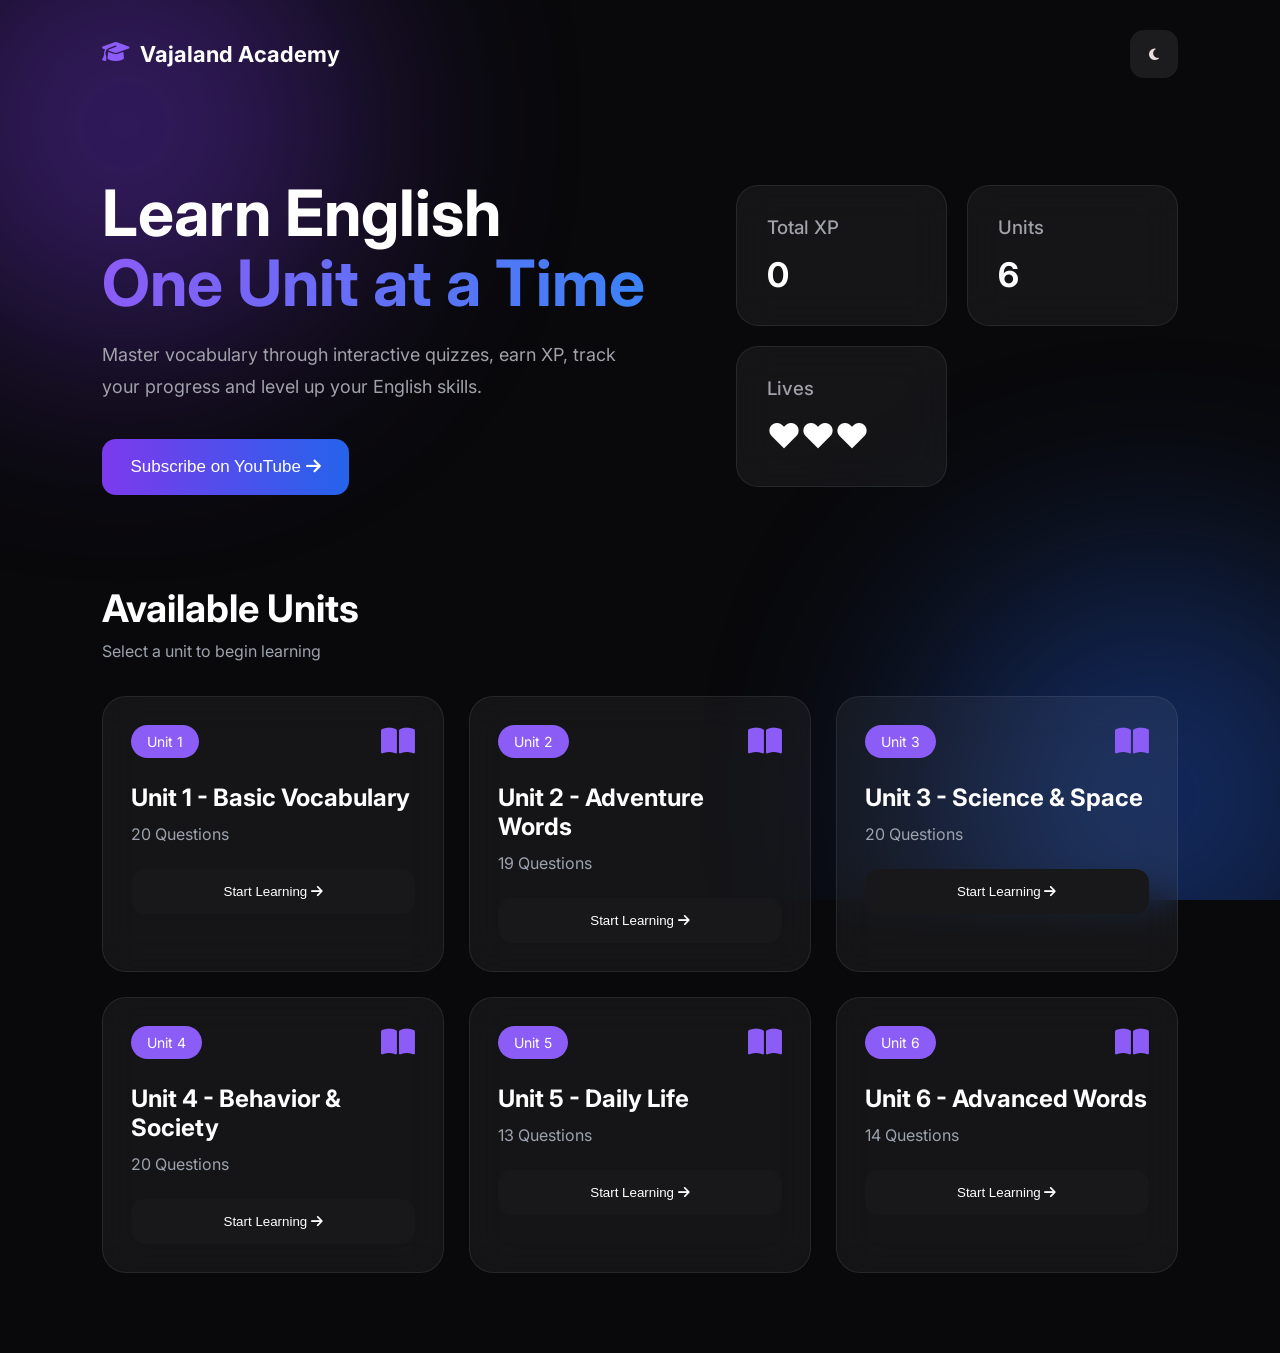
<file: Game/index.html>
<!DOCTYPE html>
<html lang="en">

<head>

    <meta charset="UTF-8">
    <meta name="viewport" content="width=device-width, initial-scale=1.0">

    <title>English Master</title>

    <!-- Google Font -->
    <link rel="preconnect" href="https://fonts.googleapis.com">
    <link rel="preconnect" href="https://fonts.gstatic.com" crossorigin>

    <link href="https://fonts.googleapis.com/css2?family=Inter:wght@300;400;500;600;700;800&display=swap" rel="stylesheet">

    <!-- Icons -->
    <link
    rel="stylesheet"
    href="https://cdnjs.cloudflare.com/ajax/libs/font-awesome/6.5.2/css/all.min.css">

    <link rel="stylesheet" href="css/style.css">

</head>

<body>

<div class="background">

    <div class="blur one"></div>
    <div class="blur two"></div>

</div>

<header>

<div class="logo">

<i class="fa-solid fa-graduation-cap"></i>

<span>Vajaland Academy</span>

</div>

<nav>


</nav>
<button id="themeToggle" class="theme-btn">
    <i class="fa-solid fa-moon"></i>
</button>
</header>


<section class="hero">

<div class="hero-left">

<h1>
Learn English<br>
<span>One Unit at a Time</span>
</h1>

<p>

Master vocabulary through interactive quizzes, earn XP,
track your progress and level up your English skills.

</p>

<button class="primary" onclick="window.open('https://www.youtube.com/@biato_academy', '_blank')">
    Subscribe on YouTube 
    <i class="fa-solid fa-arrow-right"></i>
</button>

</div>

<div class="hero-right">

<div class="stat-card">

<h3>Total XP</h3>

<h2 id="xpValue">0</h2>

</div>

<div class="stat-card">

<h3>Units</h3>

<h2 id="unitCount">6</h2>

</div>

<div class="stat-card">

<h3>Lives</h3>

<h2>❤️❤️❤️</h2>

</div>

</div>

</section>


<section class="units-section">

<div class="section-title">

<h2>Available Units</h2>

<p>Select a unit to begin learning</p>

</div>

<div id="units" class="units-grid"></div>

</section>


<script src="js/data.js"></script>
<script src="js/app.js"></script>

</body>

</html>
</file>
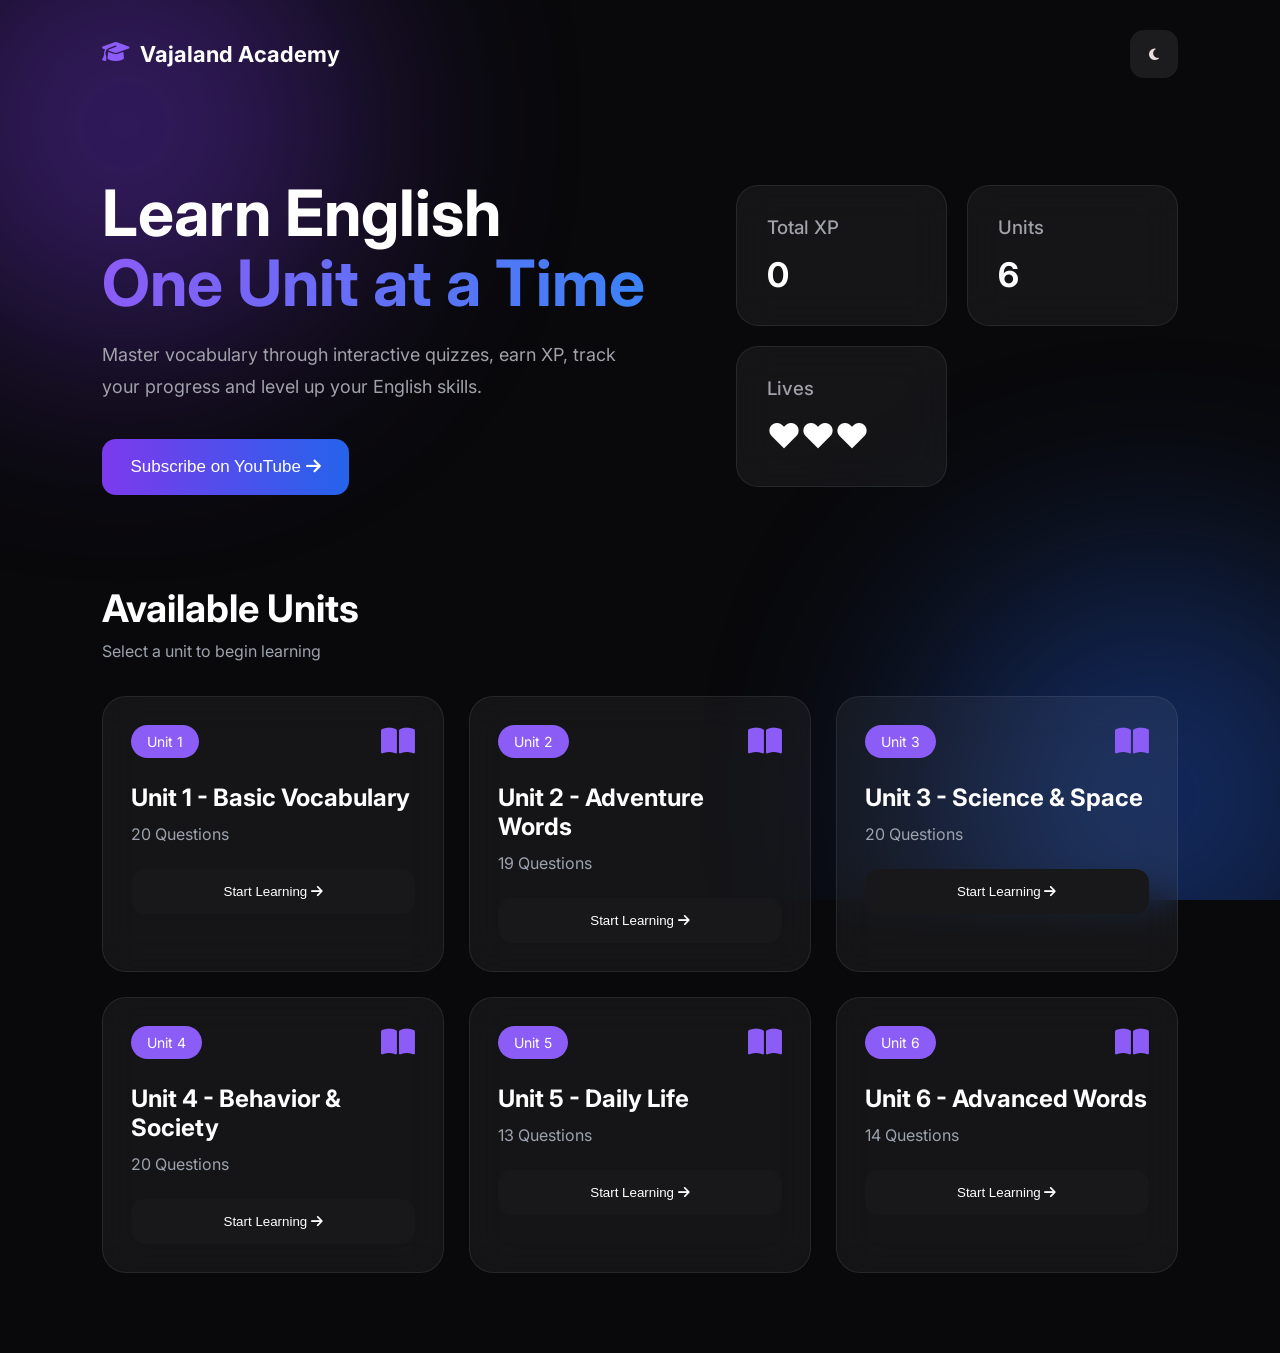
<file: Game/game.html>
<!DOCTYPE html>
<html lang="en">

<head>

<meta charset="UTF-8">
<meta name="viewport" content="width=device-width, initial-scale=1.0">

<title>English Master</title>

<link rel="preconnect" href="https://fonts.googleapis.com">
<link rel="preconnect" href="https://fonts.gstatic.com" crossorigin>

<link href="https://fonts.googleapis.com/css2?family=Inter:wght@400;500;600;700;800&display=swap" rel="stylesheet">

<link rel="stylesheet"
href="https://cdnjs.cloudflare.com/ajax/libs/font-awesome/6.5.2/css/all.min.css">

<link rel="stylesheet" href="css/style.css">

</head>

<body>

<div class="background">
    <div class="blur one"></div>
    <div class="blur two"></div>
</div>

<div class="game-container">

    <div class="game-header">

        <div class="left">

            <h2 id="unitTitle">Unit 1</h2>

            <p id="questionCounter">
                Question 1 / 10
            </p>

        </div>

        <div class="right">

            <div class="mini-card">

                <i class="fa-solid fa-bolt"></i>

                <span id="xp">0 XP</span>

            </div>

            <div class="mini-card">


                <span id="lives">3</span>

            </div>
            
<a href="index.html" class="home-btn">
    <i class="fa-solid fa-house"></i>
    Home
</a>
        </div>

    </div>

    <div class="progress">

        <div id="progressBar"></div>

    </div>

    <div class="question-card">

        <div class="timer">

            <i class="fa-solid fa-clock"></i>

            <span id="timer">20</span>

        </div>

        <h1 id="question"></h1>

    </div>

    <div id="answers" class="answers"></div>

</div>

<script src="js/data.js"></script>
<script src="js/game.js"></script>

</body>

</html>
</file>
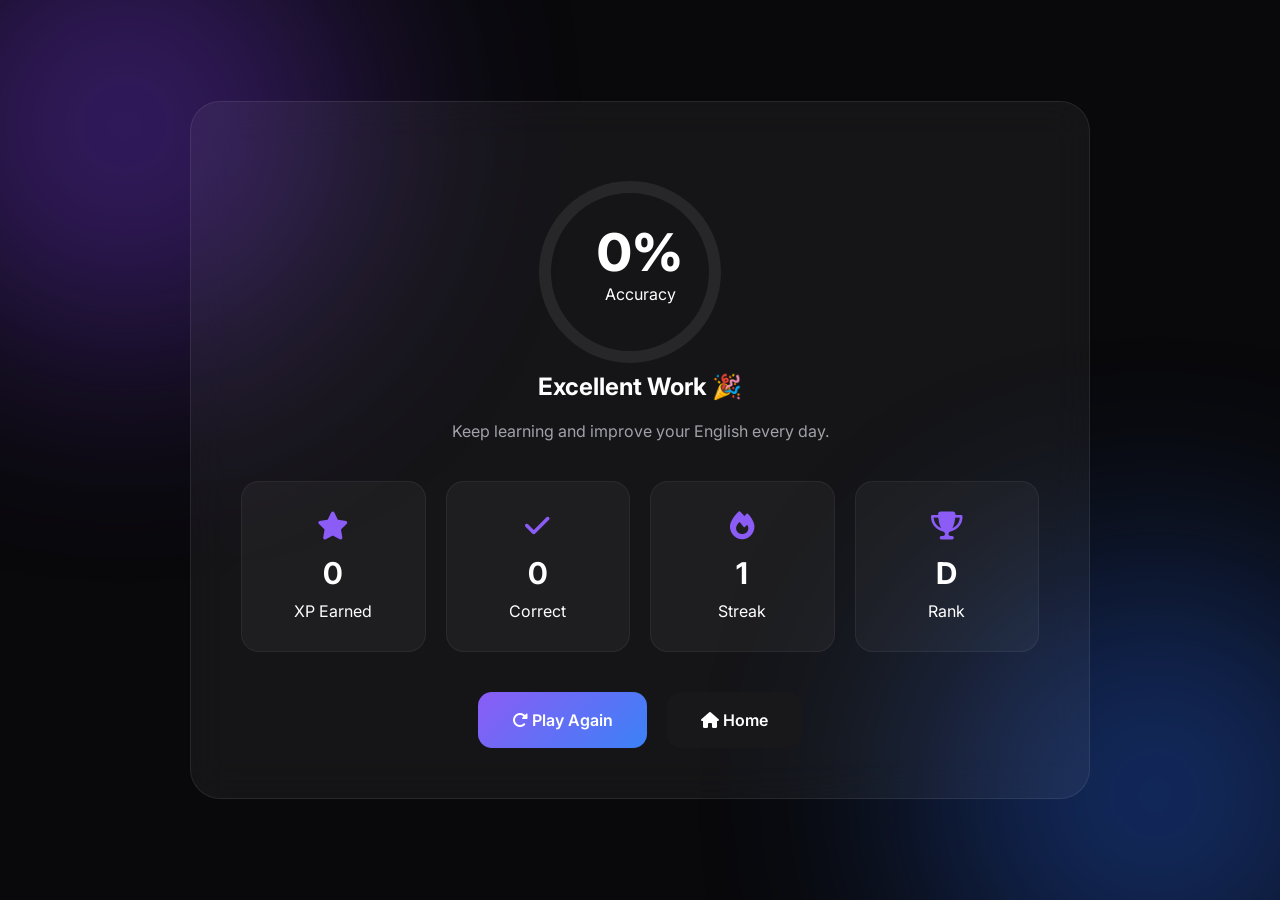
<file: Game/result.html>
<!DOCTYPE html>
<html lang="en">

<head>

<meta charset="UTF-8">
<meta name="viewport" content="width=device-width, initial-scale=1">

<title>Results</title>

<link rel="preconnect" href="https://fonts.googleapis.com">

<link rel="preconnect" href="https://fonts.gstatic.com" crossorigin>

<link href="https://fonts.googleapis.com/css2?family=Inter:wght@400;500;600;700;800&display=swap" rel="stylesheet">

<link rel="stylesheet"
href="https://cdnjs.cloudflare.com/ajax/libs/font-awesome/6.5.2/css/all.min.css">

<link rel="stylesheet" href="css/style.css">

</head>

<body>

<div class="background">
    <div class="blur one"></div>
    <div class="blur two"></div>
</div>

<div class="result-page">

    <div class="result-card">

        <div class="score-circle">

            <svg>

                <circle class="bg" cx="100" cy="100" r="85"></circle>

                <circle class="progress" cx="100" cy="100" r="85"></circle>

            </svg>

            <div class="score-text">

                <h1 id="scoreValue">0%</h1>

                <p>Accuracy</p>

            </div>

        </div>

        <h2>Excellent Work 🎉</h2>

        <p class="subtitle">
            Keep learning and improve your English every day.
        </p>

        <div class="stats-grid">

            <div class="stat-box">

                <i class="fa-solid fa-star"></i>

                <h3 id="xpValue">0</h3>

                <span>XP Earned</span>

            </div>

            <div class="stat-box">

                <i class="fa-solid fa-check"></i>

                <h3 id="correctValue">0</h3>

                <span>Correct</span>

            </div>

            <div class="stat-box">

                <i class="fa-solid fa-fire"></i>

                <h3 id="streakValue">1</h3>

                <span>Streak</span>

            </div>

            <div class="stat-box">

                <i class="fa-solid fa-trophy"></i>

                <h3 id="rankValue">A</h3>

                <span>Rank</span>

            </div>

        </div>

        <div class="buttons">

            <a href="game.html" class="btn-primary">

                <i class="fa-solid fa-rotate-right"></i>

                Play Again

            </a>

            <a href="index.html" class="btn-secondary">

                <i class="fa-solid fa-house"></i>

                Home

            </a>

        </div>

    </div>

</div>

<script src="js/result.js"></script>

</body>

</html>
</file>
<file: Game/css/style.css>
*{
margin:0;
padding:0;
box-sizing:border-box;
}

body{

font-family:Inter,sans-serif;

background:#09090B;

color:white;

overflow-x:hidden;

}

.background{

position:fixed;
inset:0;
overflow:hidden;
z-index:-1;

}

.blur{

position:absolute;

width:500px;
height:500px;

border-radius:50%;

filter:blur(120px);

opacity:.4;

}

.one{

background:#7C3AED;

top:-100px;
left:-100px;

}

.two{

background:#2563EB;

right:-150px;
bottom:-150px;

}

header{

display:flex;

justify-content:space-between;

align-items:center;

padding:30px 8%;

}

.logo{

display:flex;

gap:10px;

font-size:22px;

font-weight:700;

}

.logo i{

color:#8B5CF6;

}

nav{

display:flex;
gap:40px;

}

nav a{

text-decoration:none;

color:#d1d5db;

transition:.3s;

}

nav a:hover{

color:white;

}

.hero{

padding:70px 8%;

display:grid;

grid-template-columns:1.3fr 1fr;

gap:60px;

align-items:center;

}

.hero h1{

font-size:64px;

line-height:1.1;

margin-bottom:20px;

}

.hero span{

background:linear-gradient(90deg,#8B5CF6,#3B82F6);

-webkit-background-clip:text;

-webkit-text-fill-color:transparent;

}

.hero p{

color:#A1A1AA;

font-size:18px;

max-width:550px;

line-height:1.8;

margin-bottom:35px;

}

.primary{

background:linear-gradient(90deg,#7C3AED,#2563EB);

border:none;

padding:18px 28px;

color:white;

font-size:17px;

border-radius:14px;

cursor:pointer;

transition:.3s;

}

.primary:hover{

transform:translateY(-4px);

box-shadow:0 15px 40px rgba(124,58,237,.45);

}

.hero-right{

display:grid;

grid-template-columns:repeat(2,1fr);

gap:20px;

}

.stat-card{

background:rgba(255,255,255,.05);

backdrop-filter:blur(20px);

border:1px solid rgba(255,255,255,.08);

padding:30px;

border-radius:22px;

}

.stat-card h3{

color:#a1a1aa;

font-weight:500;

margin-bottom:15px;

}

.stat-card h2{

font-size:34px;

}

.units-section{

padding:20px 8% 80px;

}

.section-title{

margin-bottom:35px;

}

.section-title h2{

font-size:38px;

margin-bottom:10px;

}

.section-title p{

color:#9ca3af;

}

.units-grid{

display:grid;

grid-template-columns:repeat(auto-fit,minmax(320px,1fr));

gap:25px;

}

.unit-card{

background:rgba(255,255,255,.05);

border:1px solid rgba(255,255,255,.08);

border-radius:24px;

padding:28px;

backdrop-filter:blur(20px);

transition:.35s;

}

.unit-card:hover{

transform:translateY(-8px);

border-color:#8B5CF6;

}

.card-top{

display:flex;

justify-content:space-between;

align-items:center;

margin-bottom:25px;

}

.badge{

background:#8B5CF6;

padding:8px 16px;

border-radius:999px;

font-size:14px;

}

.card-top i{

font-size:30px;

color:#8B5CF6;

}

.unit-card h3{

font-size:24px;

margin-bottom:12px;

}

.unit-card p{

color:#9CA3AF;

margin-bottom:25px;

}

.unit-card button{

width:100%;

padding:15px;

border:none;

border-radius:14px;

background:#18181B;

color:white;

cursor:pointer;

transition:.3s;

}

.unit-card button:hover{

background:#8B5CF6;

}

@media(max-width:900px){

.hero{

grid-template-columns:1fr;

}

.hero h1{

font-size:46px;

}

header{

flex-direction:column;

gap:20px;

}

.hero-right{

grid-template-columns:1fr;

}

}
.game-container{

max-width:900px;

margin:auto;

padding:50px 20px;

}

.game-header{

display:flex;

justify-content:space-between;

align-items:center;

margin-bottom:30px;

}

.game-header h2{

font-size:32px;

}

.game-header p{

color:#a1a1aa;

margin-top:8px;

}

.right{

display:flex;

gap:15px;

}

.mini-card{

display:flex;

align-items:center;

gap:10px;

padding:14px 20px;

border-radius:14px;

background:rgba(255,255,255,.06);

border:1px solid rgba(255,255,255,.08);

backdrop-filter:blur(20px);

}

.progress{

height:10px;

background:#1f2937;

border-radius:100px;

overflow:hidden;

margin-bottom:40px;

}

#progressBar{

height:100%;

width:0;

background:linear-gradient(90deg,#8B5CF6,#3B82F6);

transition:.4s;

}

.question-card{

padding:45px;

background:rgba(255,255,255,.05);

border:1px solid rgba(255,255,255,.08);

border-radius:24px;

margin-bottom:30px;

}

.question-card h1{

margin-top:20px;

font-size:34px;

line-height:1.5;

}

.timer{

display:inline-flex;

align-items:center;

gap:10px;

padding:12px 18px;

border-radius:100px;

background:#18181B;

color:#FBBF24;

font-weight:700;

}

.answers{

display:grid;

gap:18px;

}

.answer{

padding:22px;

border-radius:18px;

cursor:pointer;

background:rgba(255,255,255,.05);

border:1px solid rgba(255,255,255,.08);

font-size:18px;

transition:.3s;

}

.answer:hover{

transform:translateY(-3px);

border-color:#8B5CF6;

}

.answer.correct{

background:#16A34A;

border-color:#16A34A;

}

.answer.wrong{

background:#DC2626;

border-color:#DC2626;

}

@media(max-width:700px){

.game-header{

flex-direction:column;

align-items:flex-start;

gap:20px;

}

.question-card h1{

font-size:28px;

}

}
.result-page{

min-height:100vh;

display:flex;

justify-content:center;

align-items:center;

padding:40px;

}

.result-card{

width:900px;

max-width:100%;

background:rgba(255,255,255,.05);

border:1px solid rgba(255,255,255,.08);

backdrop-filter:blur(20px);

border-radius:30px;

padding:50px;

text-align:center;

}

.score-circle{

width:220px;

height:220px;

margin:auto;

position:relative;

}

.score-circle svg{

width:220px;

height:220px;

transform:rotate(-90deg);

}

.score-circle circle{

fill:none;

stroke-width:12;

}

.score-circle .bg{

stroke:#27272A;

}

.score-circle .progress{

stroke:#8B5CF6;

stroke-linecap:round;

stroke-dasharray:534;

stroke-dashoffset:534;

transition:2s;

}

.score-text{

position:absolute;

inset:0;

display:flex;

flex-direction:column;

justify-content:center;

align-items:center;

}

.score-text h1{

font-size:52px;

font-weight:800;

}

.subtitle{

color:#a1a1aa;

margin:20px 0 40px;

}

.stats-grid{

display:grid;

grid-template-columns:repeat(4,1fr);

gap:20px;

margin-bottom:40px;

}

.stat-box{

padding:30px;

background:rgba(255,255,255,.04);

border-radius:18px;

border:1px solid rgba(255,255,255,.06);

}

.stat-box i{

font-size:28px;

margin-bottom:15px;

color:#8B5CF6;

}

.stat-box h3{

font-size:30px;

margin-bottom:10px;

}

.buttons{

display:flex;

justify-content:center;

gap:20px;

flex-wrap:wrap;

}

.btn-primary,.btn-secondary{

padding:18px 34px;

border-radius:14px;

text-decoration:none;

font-weight:600;

transition:.3s;

}

.btn-primary{

background:linear-gradient(135deg,#8B5CF6,#3B82F6);

color:white;

}

.btn-secondary{

background:#18181B;

color:white;

}

.btn-primary:hover,

.btn-secondary:hover{

transform:translateY(-3px);

}

@media(max-width:768px){

.stats-grid{

grid-template-columns:repeat(2,1fr);

}

.result-card{

padding:30px;

}

}
.theme-btn{
width:48px;
height:48px;
border:none;
border-radius:14px;
background:rgba(255,255,255,.08);
color:rgb(233, 221, 221);
cursor:pointer;
transition:.3s;
}

.theme-btn:hover{
transform:rotate(180deg);
background:#8B5CF6;
}

body.light{
    background:#f7f3ea; /* warm cream */
    color:#1f2937;
}

/* cards */
body.light .question-card,
body.light .mini-card,
body.light .result-card,
body.light .unit-card,
body.light .stat-card{
    background:#fffaf0; /* soft warm white */
    border:1px solid #e7dccb;
}
.background{
position:fixed;
inset:0;
overflow:hidden;
z-index:-1;
}

.blur{

position:absolute;

width:450px;
height:450px;

border-radius:50%;

filter:blur(120px);

animation:float 15s infinite alternate;

}

.one{

background:#7C3AED;

top:-100px;
left:-100px;

}

.two{

background:#2563EB;

bottom:-120px;
right:-100px;

animation-duration:20s;

}

@keyframes float{

0%{
transform:translate(0,0);
}

100%{
transform:translate(120px,-80px);
}

}
.answer{

overflow:hidden;
position:relative;

}

.answer::after{

content:"";

position:absolute;

left:50%;

top:50%;

width:0;

height:0;

border-radius:50%;

background:rgba(255,255,255,.25);

transform:translate(-50%,-50%);

transition:.6s;

}

.answer:active::after{

width:500px;

height:500px;

}

.home-btn{
    display:inline-flex;
    align-items:center;
    gap:8px;
    padding:8px 14px;
    background:#1f2937;
    border:1px solid #374151;
    color:#e5e7eb;
    border-radius:8px;
    font-size:13px;
    text-decoration:none;
    transition:.2s;
}

.home-btn:hover{
    background:#111827;
    border-color:#fbbf24;
    color:#fbbf24;
}
.resume-btn{
    margin-top:20px;
    display:inline-flex;
    align-items:center;
    gap:8px;
    padding:10px 16px;
    background:#1f2937;
    border:1px solid #374151;
    color:#fbbf24;
    border-radius:8px;
    font-size:14px;
    cursor:pointer;
    transition:.2s;
}

.resume-btn:hover{
    border-color:#fbbf24;
    background:#111827;
}
</file>
